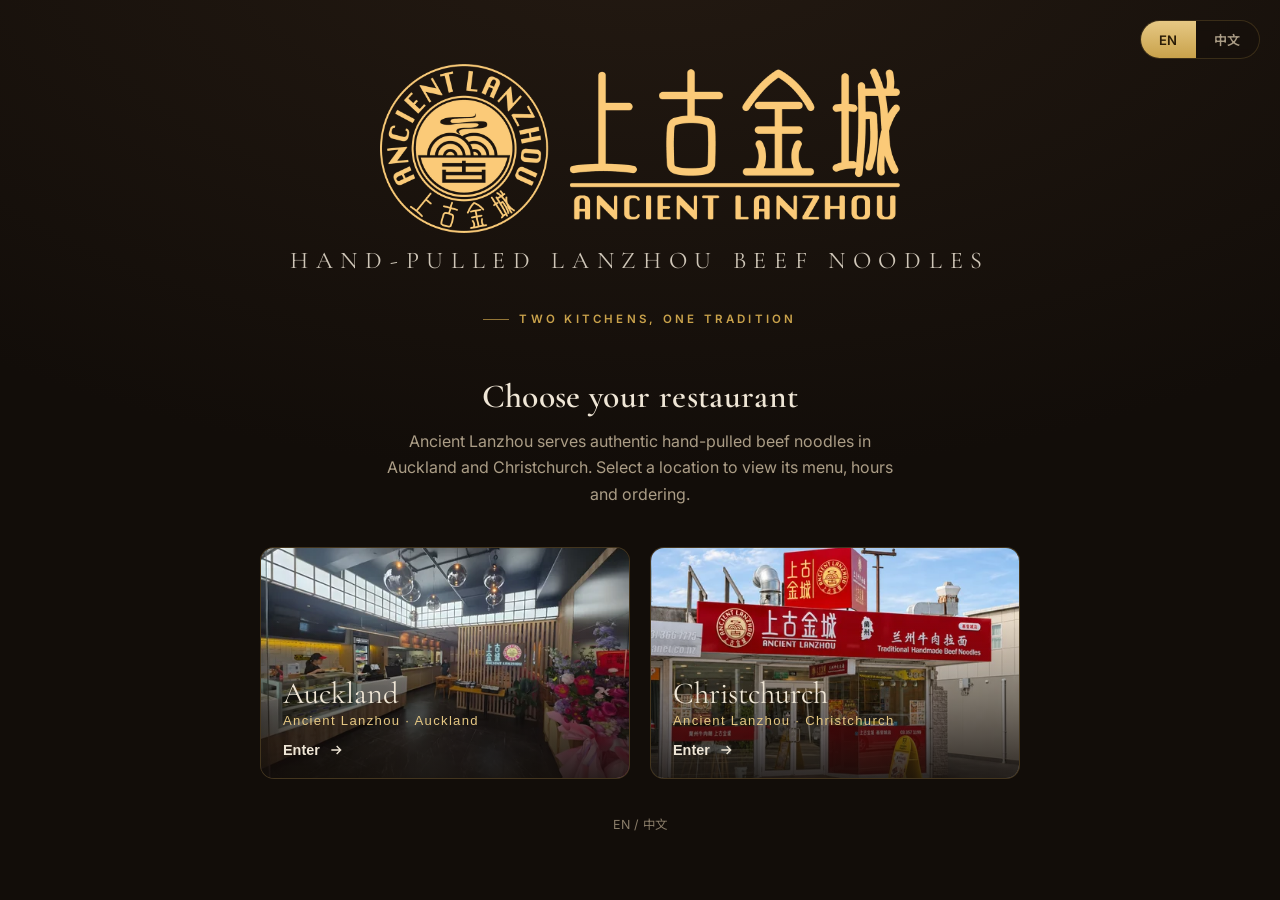
<file: index.html>
<!DOCTYPE html>
<html lang="en">
<head>
<meta charset="UTF-8">
<meta name="viewport" content="width=device-width, initial-scale=1">
<title>Ancient Lanzhou 上古金城 | Hand-Pulled Beef Noodles · Auckland &amp; Christchurch</title>
<meta name="description" content="Ancient Lanzhou (上古金城) — authentic hand-pulled Lanzhou beef noodle soup in Auckland and Christchurch. View menus, hours and order online.">
<meta name="theme-color" content="#140f0b">
<link rel="icon" type="image/png" sizes="48x48" href="/images/favicon-48.png">
<link rel="apple-touch-icon" href="/images/favicon-180.png">
<meta property="og:type" content="restaurant">
<meta property="og:title" content="Ancient Lanzhou 上古金城 | Hand-Pulled Beef Noodles">
<meta property="og:description" content="Authentic hand-pulled Lanzhou beef noodles in Auckland and Christchurch.">
<meta property="og:image" content="/images/og-beef-noodle-soup.jpg">
<!-- hreflang for en/zh pairs (managed per route by app.js) -->
<link rel="alternate" hreflang="en" href="/auckland/en" id="hreflang-en">
<link rel="alternate" hreflang="zh" href="/auckland/zh" id="hreflang-zh">
<link rel="alternate" hreflang="x-default" href="/" id="hreflang-default">
<link rel="canonical" id="canonical" href="/">
<link rel="preconnect" href="https://fonts.googleapis.com">
<link rel="preconnect" href="https://fonts.gstatic.com" crossorigin>
<link href="https://fonts.googleapis.com/css2?family=Cormorant+Garamond:wght@500;600;700&family=Inter:wght@400;500;600;700&family=Noto+Sans+SC:wght@400;500;700&family=Noto+Serif+SC:wght@600;700&display=swap" rel="stylesheet">
<link rel="stylesheet" href="/styles.css">
</head>
<body>

<!-- Boot loader -->
<div id="boot"><div class="seal">金</div></div>

<!-- Entry / location select -->
<section id="entry" class="lattice">
  <div class="lang-seg entry-lang" id="entryLang">
    <button type="button" data-lang="en">EN</button>
    <button type="button" data-lang="zh">中文</button>
  </div>
  <div class="entry-inner">
    <h1 class="entry-logo"><img src="/images/logo-ancient-lanzhou.png" width="1600" height="518" alt="Ancient Lanzhou 上古金城"></h1>
    <div class="entry-brand-en" data-i18n="tagline">Hand-Pulled Lanzhou Beef Noodles</div>
    <span class="kicker" style="margin-top:30px" data-i18n="entry.kicker">Two kitchens, one tradition</span>
    <h2 class="entry-heading" data-i18n="entry.heading">Choose your restaurant</h2>
    <p class="entry-sub" data-i18n="entry.sub">Select a location to view its menu, hours and ordering.</p>
    <div class="loc-cards">
      <button class="loc-card" data-loc="auckland" type="button">
        <div class="loc-card-media"><img src="/images/akl-store-1080.webp" srcset="/images/akl-store-480.webp 480w, /images/akl-store-1080.webp 1080w, /images/akl-store-1920.webp 1920w" sizes="(min-width: 640px) 370px, 92vw" width="1080" height="811" alt="Inside the Ancient Lanzhou restaurant in Newmarket, Auckland: the front counter, the open kitchen and the lit 上古金城 sign"></div>
        <div class="loc-card-body">
          <div class="loc-card-city" data-i18n="entry.auckland">Auckland</div>
          <div class="loc-card-sub" data-i18n="entry.auckland_sub">Ancient Lanzhou · Auckland</div>
          <span class="loc-card-go"><span data-i18n="entry.enter">Enter</span> <svg viewBox="0 0 24 24" fill="none" stroke="currentColor" stroke-width="2"><path d="M5 12h14M13 6l6 6-6 6"/></svg></span>
        </div>
      </button>
      <button class="loc-card" data-loc="christchurch" type="button">
        <div class="loc-card-media"><img src="/images/chc-store-1080.webp" srcset="/images/chc-store-480.webp 480w, /images/chc-store-1080.webp 1080w, /images/chc-store-1920.webp 1920w" sizes="(min-width: 640px) 370px, 92vw" width="1080" height="810" alt="The front of the Ancient Lanzhou restaurant on Riccarton Road, Christchurch: a red shopfront with the 上古金城 sign and Traditional Handmade Beef Noodles"></div>
        <div class="loc-card-body">
          <div class="loc-card-city" data-i18n="entry.christchurch">Christchurch</div>
          <div class="loc-card-sub" data-i18n="entry.christchurch_sub">Ancient Lanzhou · Christchurch</div>
          <span class="loc-card-go"><span data-i18n="entry.enter">Enter</span> <svg viewBox="0 0 24 24" fill="none" stroke="currentColor" stroke-width="2"><path d="M5 12h14M13 6l6 6-6 6"/></svg></span>
        </div>
      </button>
    </div>
    <p class="entry-foot" data-i18n="entry.lang_hint">EN / 中文</p>
  </div>
</section>

<!-- Main site -->
<main id="site" hidden>
  <div id="draft" data-i18n="draft_banner">Working draft — Chinese copy is placeholder and menu content is illustrative.</div>

  <!-- Nav -->
  <header class="nav">
    <div class="wrap nav-inner">
      <a class="brand" href="#top" data-nav="home">
        <img class="brand-logo" src="/images/logo-emblem.png" width="900" height="900" alt="Ancient Lanzhou 上古金城">
        <span class="brand-name"><b data-i18n="brand">Ancient Lanzhou</b><small data-i18n="tagline">Hand-Pulled Beef Noodles</small></span>
      </a>
      <nav class="nav-links">
        <a href="#menu" data-i18n="nav.menu">Menu</a>
        <a href="#story" data-i18n="nav.story">Our Story</a>
        <a href="#visit" data-i18n="nav.visit">Visit Us</a>
        <a class="order-jump" href="#visit" data-i18n="nav.order">Order Online</a>
      </nav>
      <div class="nav-right">
        <button class="pill loc-pill" id="locPill" type="button" title="Switch location">
          <svg viewBox="0 0 24 24" fill="none" stroke="currentColor" stroke-width="2"><path d="M21 10c0 7-9 12-9 12s-9-5-9-12a9 9 0 0 1 18 0z"/><circle cx="12" cy="10" r="3"/></svg>
          <b id="locPillName">Auckland</b>
        </button>
        <button class="pill lang-btn" id="langBtn" type="button">中文</button>
        <button class="burger" id="burger" aria-label="Menu"><span></span><span></span><span></span></button>
      </div>
    </div>
    <div class="mobile-menu wrap" id="mobileMenu">
      <a href="#menu" data-i18n="nav.menu">Menu</a>
      <a href="#story" data-i18n="nav.story">Our Story</a>
      <a href="#visit" data-i18n="nav.visit">Visit Us</a>
      <a href="#visit" data-i18n="nav.order">Order Online</a>
      <a href="#" id="mobileSwitch" data-i18n="visit.switch_cta">Switch location</a>
    </div>
  </header>

  <!-- Hero -->
  <section class="hero" id="top">
    <div class="hero-bg" style="background-image:url('/images/hero.jpg')"></div>
    <div class="hero-scrim"></div>
    <div class="hero-inner">
      <div class="wrap">
        <span class="kicker" data-i18n="hero.kicker">Est. Lanzhou tradition</span>
        <h1 data-i18n="hero.title">A bowl a thousand years in the making</h1>
        <p class="hero-sub" data-i18n="hero.sub">Hand-pulled noodles and tender beef, made to order.</p>
        <div class="hero-cta">
          <a class="btn btn-gold" href="#menu"><span data-i18n="hero.cta_menu">View the Menu</span></a>
          <a class="btn btn-ghost" href="#visit"><span data-i18n="hero.cta_order">Order Online</span></a>
        </div>
        <div class="hero-stats">
          <div class="hero-stat"><b data-i18n="hero.stat_broth">Clear broth</b><span data-i18n="hero.stat_broth_sub">Slow-simmered daily</span></div>
          <div class="hero-stat"><b data-i18n="hero.stat_pulled">Hand-pulled</b><span data-i18n="hero.stat_pulled_sub">Made to order</span></div>
          <div class="hero-stat"><b data-i18n="hero.stat_widths">Eight shapes</b><span data-i18n="hero.stat_widths_sub">Your noodle, your way</span></div>
        </div>
      </div>
    </div>
  </section>

  <!-- Story -->
  <section class="section story" id="story">
    <div class="wrap story-grid">
      <figure class="story-media reveal">
        <img src="/images/akl-store-1080.webp" srcset="/images/akl-store-480.webp 480w, /images/akl-store-1080.webp 1080w, /images/akl-store-1920.webp 1920w" sizes="(min-width: 1180px) 580px, (min-width: 860px) 50vw, 92vw" width="1080" height="811" alt="Inside an Ancient Lanzhou restaurant: the front counter and food cabinet, the open kitchen, and the lit 上古金城 Ancient Lanzhou sign on a timber screen" loading="lazy" decoding="async">
        <div class="seal-badge">城</div>
      </figure>
      <div class="story-copy reveal">
        <span class="kicker" data-i18n="story.kicker">Our Story</span>
        <h2 class="section-head" style="margin-bottom:20px" data-i18n="story.title">The taste of the old Golden City</h2>
        <p class="lead" data-i18n="story.body1">Ancient Lanzhou brings the century-old craft of Lanzhou beef noodle soup to New Zealand.</p>
        <p data-i18n="story.body2">One clear broth, two white radish, three red chilli oil, four green herbs, five golden noodles.</p>
        <ul class="checklist">
          <li><svg viewBox="0 0 24 24" fill="none" stroke="currentColor" stroke-width="2.2"><path d="M20 6 9 17l-5-5"/></svg><span data-i18n="story.point1">Broth simmered from scratch every day</span></li>
          <li><svg viewBox="0 0 24 24" fill="none" stroke="currentColor" stroke-width="2.2"><path d="M20 6 9 17l-5-5"/></svg><span data-i18n="story.point2">Noodles hand-pulled to order in eight shapes</span></li>
          <li><svg viewBox="0 0 24 24" fill="none" stroke="currentColor" stroke-width="2.2"><path d="M20 6 9 17l-5-5"/></svg><span data-i18n="story.point3">Halal-friendly beef, no artificial stock</span></li>
        </ul>
      </div>
    </div>
  </section>

  <!-- Menu -->
  <section class="section menu-sec" id="menu">
    <div class="wrap">
      <div class="section-head reveal">
        <span class="kicker" data-i18n="menu.kicker">The Menu</span>
        <h2 data-i18n="menu.title">Menu</h2>
        <p data-i18n="menu.sub">Prices in NZD.</p>
      </div>
      <div class="menu-noodles" id="menuNoodles" hidden></div>
      <div class="menu-tabs" id="menuTabs"></div>
      <div id="menuRoot"></div>
      <p class="menu-note" id="menuNote">Spice levels can be adjusted on request.</p>
    </div>
  </section>

  <!-- Visit -->
  <section class="section visit" id="visit">
    <div class="wrap">
      <div class="section-head reveal">
        <span class="kicker" data-i18n="visit.kicker">Find Us</span>
        <h2 data-i18n="visit.title">Visit us</h2>
      </div>
      <div class="visit-grid">
        <div class="info-card reveal">
          <div class="info-block">
            <div class="info-label"><svg viewBox="0 0 24 24" fill="none" stroke="currentColor" stroke-width="2"><path d="M21 10c0 7-9 12-9 12s-9-5-9-12a9 9 0 0 1 18 0z"/><circle cx="12" cy="10" r="3"/></svg><span data-i18n="visit.address_label">Address</span></div>
            <div class="info-val" id="vAddress"></div>
          </div>
          <div class="info-block">
            <div class="info-label"><svg viewBox="0 0 24 24" fill="none" stroke="currentColor" stroke-width="2"><path d="M22 16.9v3a2 2 0 0 1-2.2 2 19.8 19.8 0 0 1-8.6-3.1 19.5 19.5 0 0 1-6-6 19.8 19.8 0 0 1-3.1-8.7A2 2 0 0 1 4.1 2h3a2 2 0 0 1 2 1.7c.1 1 .4 1.9.7 2.8a2 2 0 0 1-.5 2.1L8.1 9.9a16 16 0 0 0 6 6l1.3-1.3a2 2 0 0 1 2.1-.4c.9.3 1.8.6 2.8.7a2 2 0 0 1 1.7 2Z"/></svg><span data-i18n="visit.phone_label">Phone</span></div>
            <div class="info-val"><a id="vPhone" href="#"></a></div>
          </div>
          <div class="info-block">
            <div class="info-label"><svg viewBox="0 0 24 24" fill="none" stroke="currentColor" stroke-width="2"><circle cx="12" cy="12" r="9"/><path d="M12 7v5l3 2"/></svg><span data-i18n="visit.hours_label">Opening Hours</span></div>
            <div class="info-val" id="vHours"></div>
          </div>
          <div class="info-block">
            <div class="info-label"><svg viewBox="0 0 24 24" fill="none" stroke="currentColor" stroke-width="2"><path d="M3 3h18v6H3zM3 9v12h18V9M9 21V9"/></svg><span data-i18n="visit.order_label">Order Online</span></div>
            <p class="info-val" style="color:var(--muted);font-size:.9rem;margin-bottom:4px" data-i18n="visit.order_intro">Skip the queue:</p>
            <div class="order-row" id="vOrder"></div>
          </div>
          <div class="switch-note">
            <span data-i18n="visit.switch_hint">Looking for our other restaurant?</span>
            <button class="btn btn-ghost" id="switchBtn" type="button" style="min-height:42px;padding:10px 20px"><span data-i18n="visit.switch_cta">Switch location</span></button>
          </div>
        </div>
        <div class="map-wrap reveal"><iframe id="vMap" title="Map" loading="lazy" referrerpolicy="no-referrer-when-downgrade"></iframe></div>
      </div>
    </div>
  </section>

  <!-- Footer -->
  <footer class="footer">
    <div class="wrap foot-grid">
      <div class="foot-brand">
        <img class="foot-logo" src="/images/logo-ancient-lanzhou.png" width="1600" height="518" alt="Ancient Lanzhou 上古金城" loading="lazy">
        <p data-i18n="story.body1">Ancient Lanzhou brings the century-old craft of Lanzhou beef noodle soup to New Zealand.</p>
      </div>
      <div class="foot-col">
        <h4 data-i18n="footer.visit_title">Visit</h4>
        <div id="fAddress"></div>
        <a id="fPhone" href="#"></a>
        <a href="#" id="fSwitch" data-i18n="visit.switch_cta">Switch location</a>
      </div>
      <div class="foot-col">
        <h4 data-i18n="footer.hours_title">Hours</h4>
        <div id="fHours"></div>
      </div>
    </div>
    <div class="wrap foot-bottom">
      <span>© <span id="year">2026</span> <span data-i18n="brand">Ancient Lanzhou</span> 上古金城 · <span data-i18n="footer.made">Auckland &amp; Christchurch</span></span>
      <span data-i18n="footer.disclaimer">Menu, prices and photos shown are a working draft.</span>
    </div>
  </footer>
</main>

<!-- Dish photo viewer -->
<dialog class="photo-view" id="photoView" aria-label="Photo">
  <button class="pv-close" id="photoViewClose" type="button" aria-label="Close"><svg viewBox="0 0 24 24" fill="none" stroke="currentColor" stroke-width="2"><path d="M6 6l12 12M18 6 6 18"/></svg></button>
  <div class="pv-imgs" id="photoViewImgs"></div>
  <p class="pv-cap" id="photoViewCap"></p>
</dialog>

<script src="/app.js"></script>
</body>
</html>
</file>
<file: styles.css>
/* Ancient Lanzhou 上古金城 — bilingual, two-location restaurant site */
:root{
  --bg:#140f0b;
  --bg-2:#1b1510;
  --panel:#221a13;
  --panel-2:#2a2018;
  --gold:#c9a24b;
  --gold-2:#e6c884;
  --red:#8f2f28;
  --red-2:#b3453a;
  --cream:#f0e7d6;
  --ink:#efe6d6;
  --muted:#ab9d86;
  --muted-2:#8a7d69;
  --line:rgba(201,162,75,.2);
  --line-soft:rgba(240,231,214,.1);
  --radius:14px;
  --maxw:1180px;
  --serif:"Cormorant Garamond","Noto Serif SC",Georgia,serif;
  --sans:"Inter","Noto Sans SC",system-ui,-apple-system,"Segoe UI",sans-serif;
  --cjk:"Noto Sans SC","Inter",system-ui,sans-serif;
  --ease:cubic-bezier(.22,.61,.36,1);
}
*,*::before,*::after{box-sizing:border-box;margin:0;padding:0}
html{scroll-behavior:smooth}
body{
  font-family:var(--sans);
  background:var(--bg);
  color:var(--ink);
  line-height:1.65;
  font-size:16px;
  -webkit-font-smoothing:antialiased;
  overflow-x:hidden;
}
:lang(zh) body,body.lang-zh{font-family:var(--cjk)}
img{max-width:100%;display:block}
a{color:inherit;text-decoration:none}
h1,h2,h3,h4{font-family:var(--serif);font-weight:600;line-height:1.1;letter-spacing:.01em}
body.lang-zh h1,body.lang-zh h2,body.lang-zh h3,body.lang-zh h4{font-family:"Noto Serif SC",var(--cjk);font-weight:600}
.wrap{width:100%;max-width:var(--maxw);margin:0 auto;padding:0 20px}

/* lattice texture */
.lattice{
  background-image:
    linear-gradient(rgba(201,162,75,.05) 1px,transparent 1px),
    linear-gradient(90deg,rgba(201,162,75,.05) 1px,transparent 1px),
    linear-gradient(45deg,rgba(201,162,75,.035) 1px,transparent 1px),
    linear-gradient(-45deg,rgba(201,162,75,.035) 1px,transparent 1px);
  background-size:34px 34px,34px 34px,34px 34px,34px 34px;
}

.kicker{display:inline-flex;align-items:center;gap:10px;font-family:var(--sans);font-size:.72rem;font-weight:600;letter-spacing:.28em;text-transform:uppercase;color:var(--gold);margin-bottom:16px}
body.lang-zh .kicker{letter-spacing:.18em}
.kicker::before{content:"";width:26px;height:1px;background:var(--gold);opacity:.7}

.btn{display:inline-flex;align-items:center;justify-content:center;gap:9px;font-family:var(--sans);font-weight:600;font-size:.92rem;letter-spacing:.02em;padding:14px 26px;border-radius:100px;border:1px solid transparent;cursor:pointer;transition:transform .2s var(--ease),background .2s,color .2s,border-color .2s;min-height:50px}
.btn svg{width:18px;height:18px}
.btn-gold{background:linear-gradient(180deg,var(--gold-2),var(--gold));color:#2a1c07;box-shadow:0 12px 30px -14px rgba(201,162,75,.6)}
.btn-gold:hover{transform:translateY(-2px)}
.btn-ghost{background:transparent;color:var(--ink);border-color:var(--line)}
.btn-ghost:hover{border-color:var(--gold);color:var(--gold-2);transform:translateY(-2px)}

/* ---------- Loading ---------- */
#boot{position:fixed;inset:0;z-index:6000;background:var(--bg);display:grid;place-items:center;transition:opacity .5s ease,visibility .5s}
#boot.done{opacity:0;visibility:hidden}
#boot .seal{width:70px;height:70px;border:2px solid var(--gold);border-radius:50%;display:grid;place-items:center;font-family:var(--serif);color:var(--gold-2);font-size:1.7rem;animation:pulse 1.4s ease infinite}
@keyframes pulse{0%,100%{opacity:1;transform:scale(1)}50%{opacity:.55;transform:scale(.94)}}

/* ---------- Entry / location select ---------- */
#entry{position:fixed;inset:0;z-index:5000;background:radial-gradient(120% 90% at 50% -10%,#241a12,#120d09 70%);display:flex;flex-direction:column;overflow-y:auto;transition:opacity .5s ease,visibility .5s}
#entry.hidden{opacity:0;visibility:hidden;pointer-events:none}
.entry-inner{margin:auto;width:100%;max-width:960px;padding:48px 22px;text-align:center}
.entry-lang{position:absolute;top:20px;right:20px}
.lang-seg{display:inline-flex;border:1px solid var(--line);border-radius:100px;overflow:hidden;background:rgba(20,15,11,.5);backdrop-filter:blur(6px)}
.lang-seg button{background:none;border:0;color:var(--muted);font-family:var(--sans);font-weight:600;font-size:.82rem;letter-spacing:.04em;padding:9px 18px;cursor:pointer;transition:background .2s,color .2s}
.lang-seg button.active{background:linear-gradient(180deg,var(--gold-2),var(--gold));color:#2a1c07}
.entry-seal{font-family:var(--serif);color:var(--gold-2);font-size:1.4rem;letter-spacing:.3em;margin-bottom:6px}
.entry-brand{font-family:"Noto Serif SC",var(--serif);font-size:clamp(2.4rem,8vw,4rem);color:var(--gold-2);font-weight:700;line-height:1.05;letter-spacing:.04em}
.entry-logo{margin:0 auto}
@media(max-width:640px){.entry-inner{padding-top:84px}}
.entry-logo img{width:min(520px,84vw);height:auto;margin:0 auto}
.entry-brand-en{font-family:var(--serif);font-size:clamp(1.1rem,3.4vw,1.5rem);letter-spacing:.32em;text-transform:uppercase;color:var(--ink);opacity:.85;margin-top:8px}
.entry-heading{font-size:clamp(1.5rem,4vw,2.1rem);margin:34px 0 12px;color:var(--ink)}
.entry-sub{color:var(--muted);max-width:52ch;margin:0 auto 40px;font-size:1rem}
.loc-cards{display:grid;grid-template-columns:1fr;gap:20px;max-width:760px;margin:0 auto}
@media(min-width:640px){.loc-cards{grid-template-columns:1fr 1fr}}
.loc-card{position:relative;overflow:hidden;border:1px solid var(--line);border-radius:var(--radius);background:var(--panel);cursor:pointer;text-align:left;transition:transform .3s var(--ease),border-color .3s,box-shadow .3s}
.loc-card:hover{transform:translateY(-4px);border-color:var(--gold);box-shadow:0 26px 50px -26px rgba(0,0,0,.7)}
.loc-card-media{aspect-ratio:16/10;background-size:cover;background-position:center;position:relative}
.loc-card-media img{position:absolute;inset:0;width:100%;height:100%;object-fit:cover}
.loc-card-media::after{content:"";position:absolute;inset:0;background:linear-gradient(180deg,transparent 30%,rgba(18,13,9,.86))}
.loc-card-body{position:absolute;left:0;right:0;bottom:0;padding:20px 22px;z-index:2}
.loc-card-city{font-family:var(--serif);font-size:1.9rem;color:var(--ink);line-height:1}
body.lang-zh .loc-card-city{font-family:"Noto Serif SC",var(--cjk)}
.loc-card-sub{font-size:.82rem;color:var(--gold-2);letter-spacing:.1em;margin-top:4px}
.loc-card-go{display:inline-flex;align-items:center;gap:8px;margin-top:14px;color:var(--ink);font-weight:600;font-size:.9rem}
.loc-card-go svg{width:16px;height:16px;transition:transform .25s}
.loc-card:hover .loc-card-go svg{transform:translateX(5px)}
.loc-card:hover .loc-card-go{color:var(--gold-2)}
.entry-foot{margin-top:36px;color:var(--muted-2);font-size:.78rem}

/* ---------- Draft banner ---------- */
#draft{background:var(--red);color:#f7ead9;font-size:.76rem;text-align:center;padding:7px 16px;letter-spacing:.02em;position:relative;z-index:3}
#draft b{color:#fff}

/* ---------- Nav ---------- */
.nav{position:sticky;top:0;z-index:900;background:rgba(20,15,11,.86);backdrop-filter:blur(12px);border-bottom:1px solid var(--line-soft);transition:background .3s}
.nav-inner{display:flex;align-items:center;gap:16px;height:66px}
.brand{display:flex;align-items:center;gap:12px;flex:none}
.brand .seal{width:38px;height:38px;border:1.5px solid var(--gold);border-radius:8px;display:grid;place-items:center;font-family:"Noto Serif SC",var(--serif);color:var(--gold-2);font-size:1.15rem;flex:none}
.brand-logo{width:42px;height:42px;flex:none}
.brand-name{display:flex;flex-direction:column;line-height:1.05}
.brand-name b{font-family:var(--serif);font-size:1.12rem;color:var(--ink);font-weight:600;letter-spacing:.02em}
body.lang-zh .brand-name b{font-family:"Noto Serif SC",var(--cjk)}
.brand-name small{font-size:.6rem;letter-spacing:.22em;text-transform:uppercase;color:var(--gold);margin-top:2px}
.nav-links{display:none;margin-left:auto;gap:26px}
.nav-links a{font-size:.9rem;color:var(--muted);letter-spacing:.02em;transition:color .2s;position:relative;padding:6px 0}
.nav-links a:hover,.nav-links a.active{color:var(--gold-2)}
.nav-right{margin-left:auto;display:flex;align-items:center;gap:10px}
@media(min-width:940px){.nav-links{display:flex}.nav-right{margin-left:26px}}
/* On small phones the logo carries the name, so the text beside it is hidden and the nav fits */
@media(max-width:480px){.brand-name{display:none}}
.pill{display:inline-flex;align-items:center;gap:7px;border:1px solid var(--line);border-radius:100px;padding:8px 12px;font-size:.8rem;color:var(--ink);background:rgba(201,162,75,.06);cursor:pointer;transition:border-color .2s,color .2s}
.pill:hover{border-color:var(--gold);color:var(--gold-2)}
.pill svg{width:15px;height:15px;color:var(--gold)}
.lang-btn{font-weight:600;letter-spacing:.04em;min-width:52px;justify-content:center}
.loc-pill b{color:var(--gold-2);font-weight:600}
.burger{display:grid;gap:5px;background:none;border:0;cursor:pointer;padding:8px;margin-left:2px}
.burger span{width:22px;height:2px;background:var(--ink);transition:.3s}
@media(min-width:940px){.burger{display:none}}
.mobile-menu{display:none;flex-direction:column;gap:2px;padding:8px 20px 18px;border-bottom:1px solid var(--line-soft);background:rgba(20,15,11,.98)}
.mobile-menu.open{display:flex}
.mobile-menu a{padding:12px 4px;color:var(--ink);border-bottom:1px solid var(--line-soft);font-size:1rem}
.mobile-menu a:last-child{border-bottom:0}

/* ---------- Hero ---------- */
.hero{position:relative;min-height:82vh;display:flex;align-items:flex-end;overflow:hidden;background:var(--bg-2)}
.hero-bg{position:absolute;inset:0;background-size:cover;background-position:center;transform:scale(1.05)}
.hero-scrim{position:absolute;inset:0;background:linear-gradient(180deg,rgba(18,13,9,.62) 0%,rgba(18,13,9,.42) 40%,rgba(18,13,9,.92) 100%)}
.hero-scrim::after{content:"";position:absolute;inset:0;background:linear-gradient(90deg,rgba(18,13,9,.7),transparent 60%)}
.hero-inner{position:relative;z-index:2;width:100%;padding:120px 0 54px}
.hero h1{font-size:clamp(2.3rem,7vw,4.4rem);color:var(--ink);max-width:16ch;text-shadow:0 2px 30px rgba(0,0,0,.5)}
.hero h1 .gold{color:var(--gold-2)}
.hero-sub{color:#e8ddca;font-size:clamp(1rem,2.3vw,1.2rem);max-width:46ch;margin:20px 0 30px;opacity:.92}
.hero-cta{display:flex;flex-wrap:wrap;gap:13px}
.hero-stats{display:flex;flex-wrap:wrap;gap:14px 34px;margin-top:42px}
.hero-stat b{display:block;font-family:var(--serif);font-size:1.5rem;color:var(--gold-2);line-height:1}
body.lang-zh .hero-stat b{font-family:"Noto Serif SC",var(--cjk)}
.hero-stat span{font-size:.76rem;color:var(--muted);letter-spacing:.04em}

/* ---------- Section base ---------- */
.section{padding:76px 0}
.section-head{max-width:620px;margin-bottom:42px}
.section-head h2{font-size:clamp(1.9rem,4.5vw,2.9rem);color:var(--ink)}
.section-head p{color:var(--muted);margin-top:12px;font-size:1.02rem}

/* ---------- Story ---------- */
.story{background:var(--bg-2)}
.story-grid{display:grid;grid-template-columns:1fr;gap:40px;align-items:center}
@media(min-width:860px){.story-grid{grid-template-columns:1.05fr .95fr;gap:64px}}
.story-media{position:relative;border-radius:var(--radius);overflow:hidden;border:1px solid var(--line);background:var(--panel)}
.story-media img{width:100%;height:auto}
.story-media .seal-badge{position:absolute;right:16px;bottom:16px;background:rgba(18,13,9,.8);border:1px solid var(--gold);color:var(--gold-2);font-family:"Noto Serif SC",var(--serif);font-size:1.5rem;width:64px;height:64px;display:grid;place-items:center;border-radius:10px;backdrop-filter:blur(4px)}
.story-copy p{color:var(--muted);margin-bottom:18px;font-size:1.04rem}
.story-copy p.lead{color:var(--ink);font-size:1.12rem}
.checklist{list-style:none;display:grid;gap:12px;margin-top:26px}
.checklist li{display:flex;gap:12px;align-items:flex-start;color:var(--ink);font-size:.98rem}
.checklist svg{width:20px;height:20px;color:var(--gold);flex:none;margin-top:2px}

/* ---------- Menu ---------- */
.menu-sec{background:var(--bg)}
.menu-tabs{display:flex;gap:8px;overflow-x:auto;padding-bottom:8px;margin-bottom:34px;-webkit-overflow-scrolling:touch;scrollbar-width:none}
.menu-tabs::-webkit-scrollbar{display:none}
.menu-tab{flex:none;border:1px solid var(--line);background:var(--panel);color:var(--muted);border-radius:100px;padding:10px 18px;font-size:.86rem;cursor:pointer;white-space:nowrap;transition:.2s;font-family:inherit}
.menu-tab.active{background:linear-gradient(180deg,var(--gold-2),var(--gold));color:#2a1c07;border-color:transparent;font-weight:600}
.menu-cat{margin-bottom:52px;scroll-margin-top:90px}
.menu-cat-head{display:flex;align-items:baseline;gap:14px;padding-bottom:14px;margin-bottom:22px;border-bottom:1px solid var(--line)}
.menu-cat-head h3{font-size:1.7rem;color:var(--gold-2)}
.menu-cat-head .cat-note{margin-left:auto;color:var(--muted-2);font-size:.82rem;text-align:right}
@media(max-width:600px){.menu-cat-head{flex-wrap:wrap;row-gap:6px}.menu-cat-head .cat-note{margin-left:0;text-align:left;flex-basis:100%}}
.dish-grid{display:grid;grid-template-columns:1fr;gap:14px}
@media(min-width:720px){.dish-grid{grid-template-columns:1fr 1fr}}
.dish{display:flex;gap:16px;padding:16px;border:1px solid var(--line-soft);border-radius:var(--radius);background:var(--panel);transition:border-color .25s,transform .25s}
.dish:hover{border-color:var(--line);transform:translateY(-2px)}
.dish-img{width:88px;height:88px;flex:none;border-radius:10px;object-fit:cover;background:var(--panel-2) center/cover;border:1px solid var(--line-soft)}
.dish-photo{position:relative;flex:none;width:88px;height:88px;padding:0;border:0;border-radius:10px;background:none;cursor:zoom-in;overflow:hidden}
.dish-photo .dish-img{width:100%;height:100%;transition:transform .35s var(--ease)}
.dish-photo:hover .dish-img{transform:scale(1.06)}
.dish-photo:focus-visible{outline:2px solid var(--gold-2);outline-offset:2px}
.dish-more{position:absolute;right:5px;bottom:5px;background:rgba(18,13,9,.82);color:var(--gold-2);font-size:.68rem;font-weight:700;border-radius:100px;padding:1px 7px;border:1px solid var(--line)}
.dish-img.placeholder{display:grid;place-items:center;color:var(--gold);opacity:.45}
.dish-img.placeholder svg{width:34px;height:34px}
.dish-body{flex:1;min-width:0}
.dish-top{display:flex;align-items:baseline;gap:8px}
.dish-code{font-family:var(--sans);font-size:.72rem;font-weight:700;color:#2a1c07;background:var(--gold);border-radius:5px;padding:2px 6px;letter-spacing:.03em;flex:none}
.dish-name{font-family:var(--serif);font-size:1.12rem;color:var(--ink);font-weight:600;line-height:1.2}
body.lang-zh .dish-name{font-family:"Noto Serif SC",var(--cjk)}
.dish-price{margin-left:auto;font-family:var(--serif);font-size:1.15rem;color:var(--gold-2);font-weight:600;white-space:nowrap}
.dish-alt{font-size:.82rem;color:var(--gold);opacity:.8;margin-top:1px;letter-spacing:.01em}
.dish-desc{color:var(--muted);font-size:.86rem;margin-top:6px;line-height:1.5}
.dish-tag{display:inline-block;margin:8px 4px 0 0;font-size:.66rem;letter-spacing:.1em;text-transform:uppercase;color:var(--gold-2);border:1px solid var(--line);border-radius:100px;padding:2px 9px}
.menu-note{margin-top:8px;color:var(--muted-2);font-size:.84rem;text-align:center;border-top:1px solid var(--line-soft);padding-top:22px}
.menu-note span{display:block}
.menu-note span+span{margin-top:4px}
.dish-grid-compact{gap:10px}
.dish-compact{padding:12px 16px}
.dish-compact .dish-alt{margin-top:2px}
/* Noodle shapes (from the restaurant's takeaway menu) */
.menu-noodles{display:grid;grid-template-columns:1fr;gap:22px;align-items:center;background:var(--panel);border:1px solid var(--line);border-radius:var(--radius);padding:18px;margin-bottom:34px}
.menu-noodles[hidden]{display:none}
@media(min-width:860px){.menu-noodles{grid-template-columns:minmax(0,420px) 1fr;gap:34px;padding:22px}}
.noodles-media{display:block;width:100%;padding:0;border:0;background:none;border-radius:10px;overflow:hidden;cursor:zoom-in}
.noodles-media:focus-visible{outline:2px solid var(--gold-2);outline-offset:2px}
.noodles-img{width:100%;height:auto}
.noodles-copy h3{font-size:1.7rem;color:var(--gold-2);margin-bottom:10px}
.noodles-copy p{color:var(--muted);font-size:.95rem;margin-bottom:16px}
.noodle-shapes{list-style:none;display:grid;grid-template-columns:repeat(2,minmax(0,1fr));gap:8px}
@media(min-width:560px){.noodle-shapes{grid-template-columns:repeat(4,minmax(0,1fr))}}
.noodle-shapes li{border:1px solid var(--line-soft);border-radius:10px;padding:8px 10px;background:var(--panel-2)}
.noodle-shapes b{display:block;color:var(--ink);font-size:.9rem;font-weight:600}
.noodle-shapes span{color:var(--gold);font-size:.78rem;opacity:.85}
/* Photo viewer */
.photo-view{margin:auto;padding:0;border:1px solid var(--line);border-radius:var(--radius);background:var(--bg-2);color:var(--ink);width:min(860px,94vw);max-height:92vh;overflow:auto}
.photo-view::backdrop{background:rgba(10,7,5,.82);backdrop-filter:blur(3px)}
.pv-imgs{display:grid;gap:10px;padding:10px}
.pv-img{width:100%;height:auto;border-radius:10px}
.pv-cap{padding:2px 18px 16px;color:var(--gold-2);font-family:var(--serif);font-size:1.15rem}
body.lang-zh .pv-cap{font-family:"Noto Serif SC",var(--cjk)}
.pv-close{position:sticky;top:10px;float:right;margin:10px 10px -52px 0;z-index:2;width:42px;height:42px;display:grid;place-items:center;border-radius:50%;border:1px solid var(--line);background:rgba(18,13,9,.85);color:var(--ink);cursor:pointer}
.pv-close svg{width:20px;height:20px}
.pv-close:hover{color:var(--gold-2);border-color:var(--gold)}

/* ---------- Visit ---------- */
.visit{background:var(--bg-2)}
.visit-grid{display:grid;grid-template-columns:1fr;gap:32px}
@media(min-width:860px){.visit-grid{grid-template-columns:1fr 1.1fr;gap:48px;align-items:start}}
.info-card{background:var(--panel);border:1px solid var(--line);border-radius:var(--radius);padding:26px}
.info-block{padding:16px 0;border-bottom:1px solid var(--line-soft)}
.info-block:first-child{padding-top:0}
.info-block:last-child{border-bottom:0;padding-bottom:0}
.info-label{display:flex;align-items:center;gap:9px;font-size:.72rem;letter-spacing:.18em;text-transform:uppercase;color:var(--gold);margin-bottom:8px}
body.lang-zh .info-label{letter-spacing:.1em}
.info-label svg{width:16px;height:16px}
.info-val{color:var(--ink);font-size:1rem}
.info-val a{color:var(--gold-2)}
.hours-row{display:flex;justify-content:space-between;gap:16px;padding:3px 0;color:var(--ink);font-size:.94rem}
.hours-row span:last-child{color:var(--muted)}
.order-row{display:flex;flex-wrap:wrap;gap:10px;margin-top:10px}
.order-btn{display:inline-flex;align-items:center;gap:8px;border:1px solid var(--line);border-radius:100px;padding:11px 18px;font-size:.88rem;color:var(--ink);transition:.2s}
.order-btn:hover{border-color:var(--gold);color:var(--gold-2);transform:translateY(-2px)}
.map-wrap{border-radius:var(--radius);overflow:hidden;border:1px solid var(--line);min-height:340px}
.map-wrap iframe{width:100%;height:100%;min-height:340px;border:0;filter:grayscale(.3) contrast(1.05) brightness(.9)}
.switch-note{margin-top:20px;display:flex;flex-wrap:wrap;align-items:center;gap:12px;color:var(--muted);font-size:.9rem}

/* ---------- Footer ---------- */
.footer{background:#0f0b08;border-top:1px solid var(--line);padding:56px 0 26px}
.foot-grid{display:grid;grid-template-columns:1fr;gap:34px}
@media(min-width:720px){.foot-grid{grid-template-columns:1.4fr 1fr 1fr}}
.foot-logo{width:230px;height:auto;margin-bottom:16px}
.foot-brand .seal{width:44px;height:44px;border:1.5px solid var(--gold);border-radius:9px;display:grid;place-items:center;font-family:"Noto Serif SC",var(--serif);color:var(--gold-2);font-size:1.3rem;margin-bottom:14px}
.foot-brand p{color:var(--muted);font-size:.9rem;max-width:34ch}
.foot-col h4{font-family:var(--sans);font-size:.74rem;letter-spacing:.2em;text-transform:uppercase;color:var(--gold);margin-bottom:16px}
.foot-col a,.foot-col p,.foot-col .hours-row{color:var(--muted);font-size:.9rem;display:block;margin-bottom:9px}
.foot-col .hours-row{display:flex;justify-content:flex-start}
.foot-col a:hover{color:var(--gold-2)}
.foot-bottom{border-top:1px solid var(--line-soft);margin-top:40px;padding-top:22px;display:flex;flex-wrap:wrap;gap:10px;justify-content:space-between;color:var(--muted-2);font-size:.78rem}

.reveal{opacity:0;transform:translateY(22px);transition:opacity .7s var(--ease),transform .7s var(--ease)}
.reveal.in{opacity:1;transform:none}
@media(prefers-reduced-motion:reduce){.reveal{opacity:1;transform:none}.hero-bg{transform:none}}
</file>
